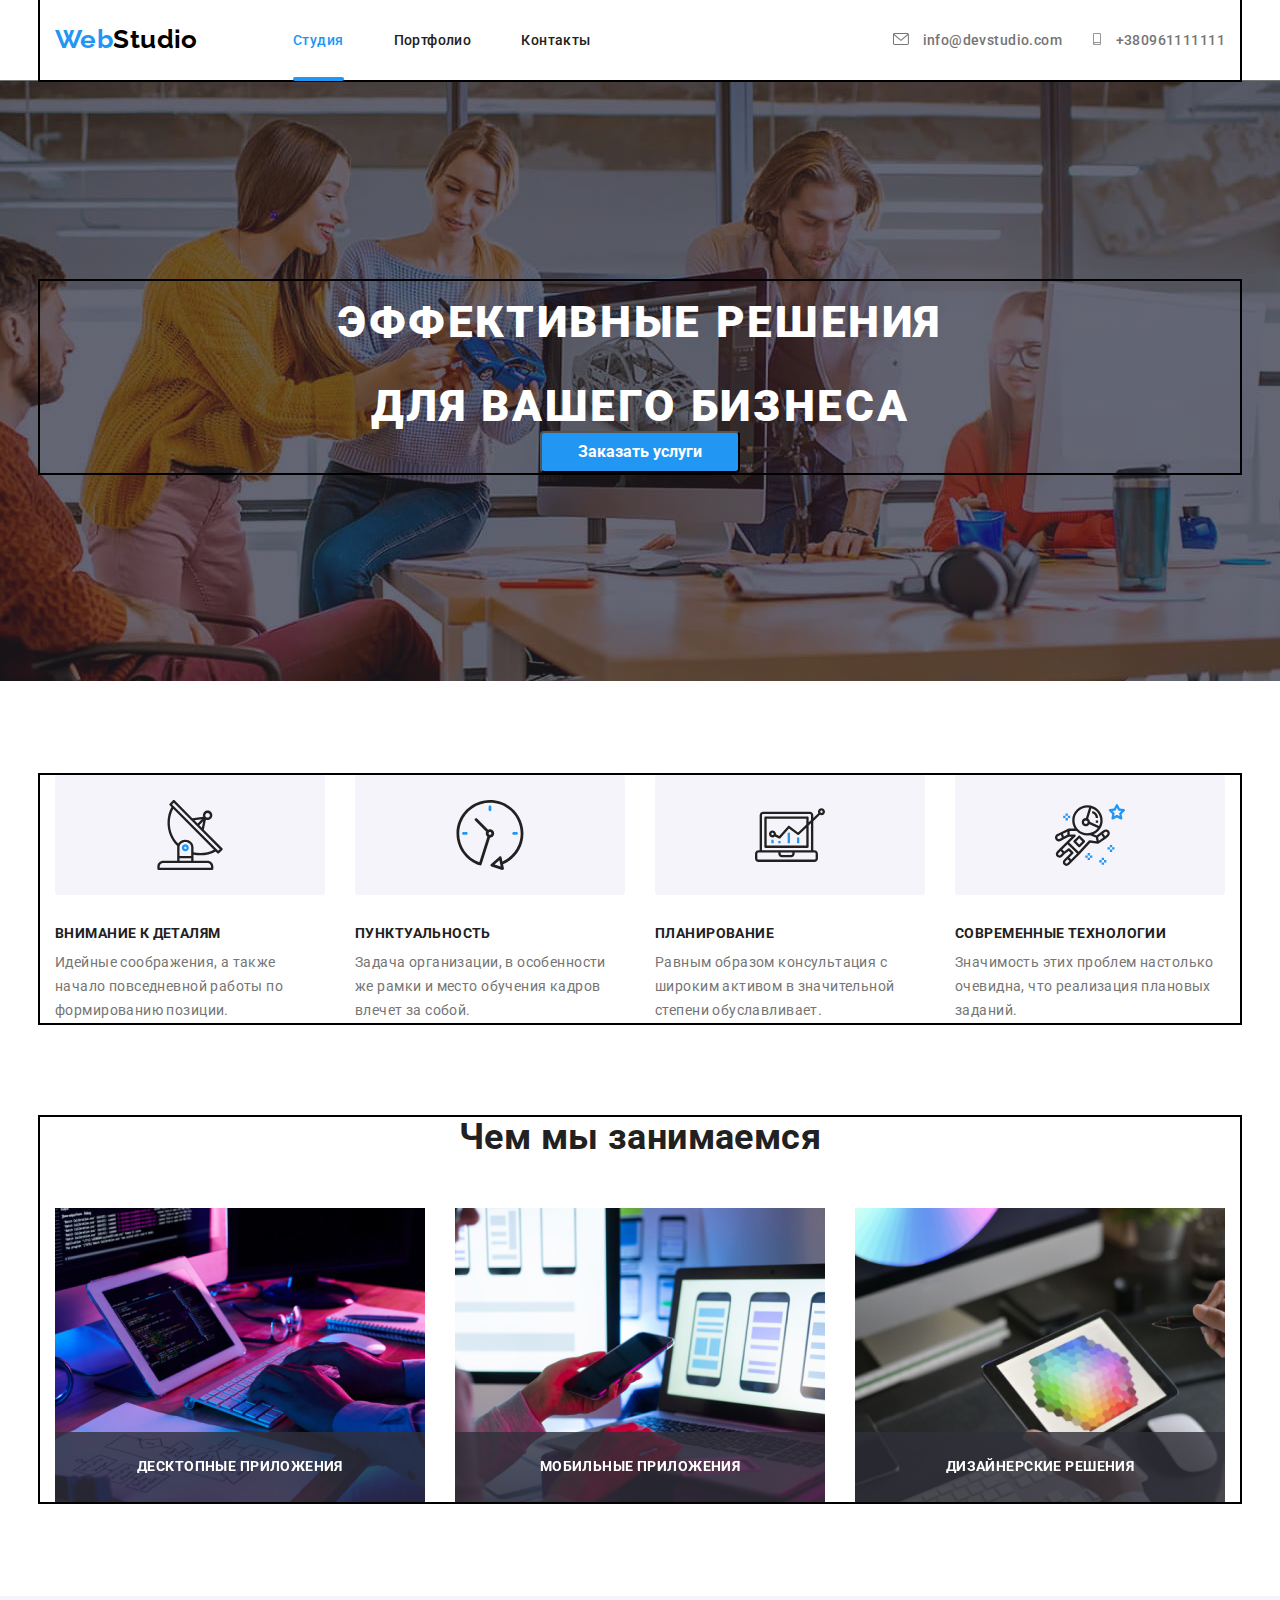
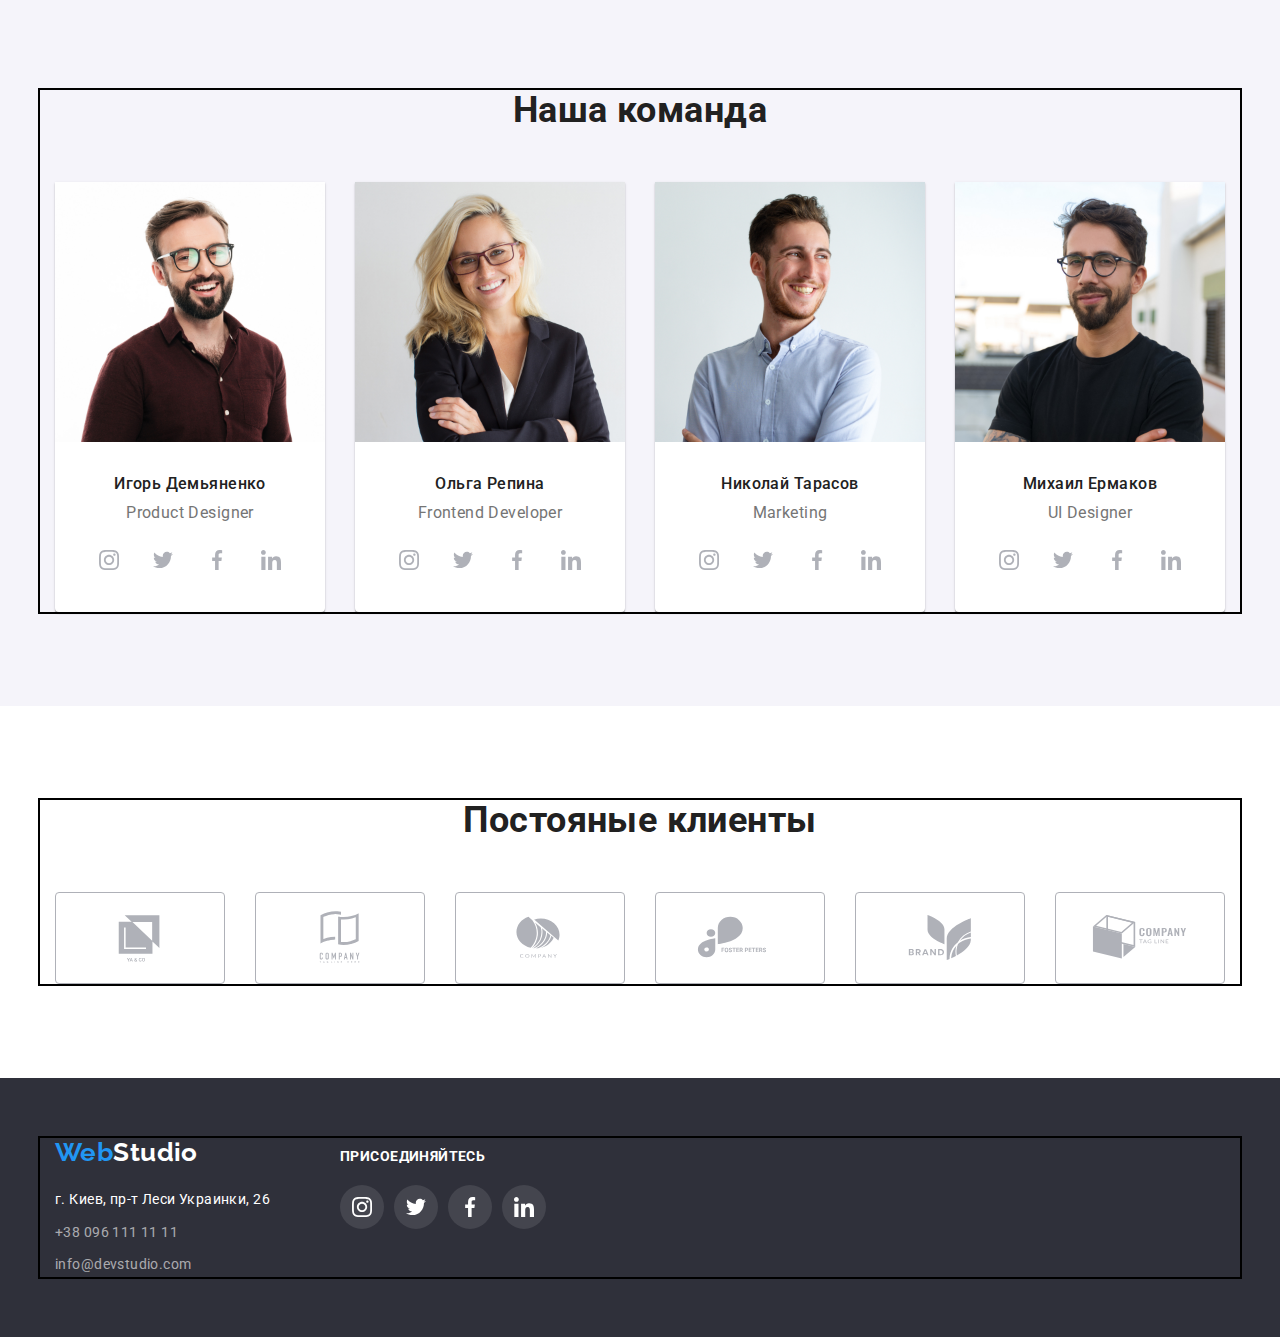
<file: index.html>
<!DOCTYPE html>
<html lang="ru">
  <head>
    <meta charset="UTF-8" />
    <meta http-equiv="X-UA-Compatible" content="IE=edge" />
    <meta name="viewport" content="width=device-width, initial-scale=1.0" />
    <title>Студия</title>
    <link
      href="https://fonts.googleapis.com/css2?family=Raleway:wght@700&family=Roboto:wght@400;500;700;900&display=swap"
      rel="stylesheet"
    />
    <link
      rel="stylesheet"
      href="https://cdnjs.cloudflare.com/ajax/libs/modern-normalize/1.1.0/modern-normalize.min.css"
    />
    <link href="./css/styles.css" rel="stylesheet" />
  </head>
  <body>
    <!-- Шапка сайта -->
    <header class="header">
      <div class="container main-nav">
        <a href="./" class="logo"> <span class="accent">Web</span>Studio </a>
        <nav class="container-nav">
          <ul class="site-nav list">
            <li class="item"><a href="./index.html" class="link current">Студия</a></li>
            <li class="item"><a href="./portfolio.html" class="link">Портфолио</a></li>
            <li class="item"><a href="" class="link">Контакты</a></li>
          </ul>
        </nav>
        <div class="auth-nav">
          <ul class="auth-nav list">
            <li class="item">
              <a href="info@devstudio.com" class="header-contact">
                <svg class="nav-envelope">
                  <use href="./images/symbol-defs.svg#envelope"></use>
                </svg>
                info@devstudio.com</a
              >
            </li>
            <li class="item">
              <a href="tel:+380961111111" class="header-contact">
                <svg class="nav-smartphone">
                  <use href="./images/symbol-defs.svg#smartphone"></use>
                </svg>
                +380961111111</a
              >
            </li>
          </ul>
        </div>
      </div>
    </header>
    <!-- Основа -->
    <main>
      <section class="section-hero"> 
      <div class="hero">
        <a href=""></a>
        <div class="container">
          <h1 class="hero-title">Эффективные решения для вашего бизнеса</h1>
          <button data-modal-open type="button" class="button-primary">Заказать услуги</button>
          <div class="backdrop is-hidden" data-modal>
            <div class="modal">
              <button data-modal-close class="modal-clouse">
                <svg slass="icon" width="30" height="30">
                  <use href="./images/symbol-defs.svg#clouse">
                  </use>
                </svg>
              </button> 
            </div>
          </div>
        </div>
      </div> 
      </section>
      <!-- секція 2 -->
      <section class="section peculiarities">
        <div class="container">
          <h2 class="visually-hidden">Особенности</h2>
          <ul class="feature">
            <li class="item">
              <div class="feature-icon">
                <svg class="icon" width="70" height="70">
                  <use href="./images/symbol-defs.svg#antenna"></use>
                </svg>
              </div>
              <h3 class="title">Внимание к деталям</h3>
              <p class="text">
                Идейные соображения, а также начало повседневной работы по формированию позиции.
              </p>
            </li>
            <li class="item">
              <div class="feature-icon">
                <svg class="icon" width="70" height="70">
                  <use href="./images/symbol-defs.svg#clock"></use>
                </svg>
              </div>
              <h3 class="title">Пунктуальность</h3>
              <p class="text">
                Задача организации, в особенности же рамки и место обучения кадров влечет за собой.
              </p>
            </li>
            <li class="item">
              <div class="feature-icon">
                <svg class="icon" width="70" height="70">
                  <use href="./images/symbol-defs.svg#diagram"></use>
                </svg>
              </div>
              <h3 class="title">Планирование</h3>
              <p class="text">
                Равным образом консультация с широким активом в значительной степени обуславливает.
              </p>
            </li>
            <li class="item">
              <div class="feature-icon">
                <svg class="icon" width="70" height="70">
                  <use href="./images/symbol-defs.svg#astronaut"></use>
                </svg>
              </div>
              <h3 class="title">Современные технологии</h3>
              <p class="text">
                Значимость этих проблем настолько очевидна, что реализация плановых заданий.
              </p>
            </li>
          </ul>
        </div>
      </section>
      <!-- Чем мы занимаемся -->
      <section class="section">
        <div class="container">
          <h2 class="section-title">Чем мы занимаемся</h2>
          <ul class="images">
            <li class="item-engaged">
              <img class="item-engaged__img" src="./images/box1.jpg" alt="кодування" width="370" />
              <div class="item-engaged__label">Десктопные приложения</div>
            </li>
            <li class="item-engaged"><img class="item-engaged__img" src="./images/img(1).jpg" alt="адаптация" width="370" />
            <div class="item-engaged__label">Мобильные приложения</div>
          </li>
            <li class="item-engaged"><img class="item-engaged__img"src="./images/img(2).jpg" alt="дизайн" width="370" />
            <div class="item-engaged__label">дизайнерские решения</div>
          </li>
          </ul>
        </div>
      </section>
      <!-- Наша команда -->
      <section class="section-team">
        <div class="container">
          <h2 class="section-title centered">Наша команда</h2>
          <ul class="team no-padding">
            <li class="item">
              <img src="./images/imgigor.jpg" alt="фото" width="270" />
              <div class="images-team">
                <h3 class="title">Игорь Демьяненко</h3>
                <p class="text">Product Designer</p>
                <ul class="web">
                  <li class="web-list">
                    <a class="weblink" href="">
                      <svg class="icon" width="20" height="20">
                        <use href="./images/symbol-defs.svg#instagram"></use>
                      </svg>
                    </a>
                  </li>
                  <li class="web-list">
                    <a class="weblink" href="">
                      <svg class="icon" width="20" height="20">
                        <use href="./images/symbol-defs.svg#twiter"></use>
                      </svg>
                    </a>
                  </li>
                  <li class="web-list">
                    <a class="weblink" href="">
                      <svg class="icon" width="20" height="20">
                        <use href="./images/symbol-defs.svg#facebook"></use>
                      </svg>
                    </a>
                  </li>
                  <li class="web-list">
                    <a class="weblink" href="">
                      <svg class="icon" width="20" height="20">
                        <use href="./images/symbol-defs.svg#in"></use>
                      </svg>
                    </a>
                  </li>
                </ul>
              </div>
            </li>
            <li class="item">
              <img src="./images/imgolga.jpg" alt="фото" width="270" />
              <div class="images-team">
                <h3 class="title">Ольга Репина</h3>
                <p class="text">Frontend Developer</p>
                <ul class="web">
                  <li class="web-list">
                    <a class="weblink" href="">
                      <svg class="icon" width="20" height="20">
                        <use href="./images/symbol-defs.svg#instagram"></use>
                      </svg>
                    </a>
                  </li>
                  <li class="web-list">
                    <a class="weblink" href="">
                      <svg class="icon" width="20" height="20">
                        <use href="./images/symbol-defs.svg#twiter"></use>
                      </svg>
                    </a>
                  </li>
                  <li class="web-list">
                    <a class="weblink" href="">
                      <svg class="icon" width="20" height="20">
                        <use href="./images/symbol-defs.svg#facebook"></use>
                      </svg>
                    </a>
                  </li>
                  <li class="web-list">
                    <a class="weblink" href="">
                      <svg class="icon" width="20" height="20">
                        <use href="./images/symbol-defs.svg#in"></use>
                      </svg>
                    </a>
                  </li>
                </ul>
              </div>
            </li>
            <li class="item">
              <img src="./images/imgnikolai.jpg" alt="фото" width="270" />
              <div class="images-team">
                <h3 class="title">Николай Тарасов</h3>
                <p class="text">Marketing</p>
                <ul class="web">
                  <li class="web-list">
                    <a class="weblink" href="">
                      <svg class="icon" width="20" height="20">
                        <use href="./images/symbol-defs.svg#instagram"></use>
                      </svg>
                    </a>
                  </li>
                  <li class="web-list">
                    <a class="weblink" href="">
                      <svg class="icon" width="20" height="20">
                        <use href="./images/symbol-defs.svg#twiter"></use>
                      </svg>
                    </a>
                  </li>
                  <li class="web-list">
                    <a class="weblink" href="">
                      <svg class="icon" width="20" height="20">
                        <use href="./images/symbol-defs.svg#facebook"></use>
                      </svg>
                    </a>
                  </li>
                  <li class="web-list">
                    <a class="weblink" href="">
                      <svg class="icon" width="20" height="20">
                        <use href="./images/symbol-defs.svg#in"></use>
                      </svg>
                    </a>
                  </li>
                </ul>
              </div>
            </li>
            <li class="item">
              <img src="./images/imgmisha.jpg" alt="фото" width="270" />
              <div class="images-team">
                <h3 class="title">Михаил Ермаков</h3>
                <p class="text">UI Designer</p>
                <ul class="web">
                  <li class="web-list">
                    <a class="weblink" href="">
                      <svg class="icon" width="20" height="20">
                        <use href="./images/symbol-defs.svg#instagram"></use>
                      </svg>
                    </a>
                  </li>
                  <li class="web-list">
                    <a class="weblink" href="">
                      <svg class="icon" width="20" height="20">
                        <use href="./images/symbol-defs.svg#twiter"></use>
                      </svg>
                    </a>
                  </li>
                  <li class="web-list">
                    <a class="weblink" href="">
                      <svg class="icon" width="20" height="20">
                        <use href="./images/symbol-defs.svg#facebook"></use>
                      </svg>
                    </a>
                  </li>
                  <li class="web-list">
                    <a class="weblink" href="">
                      <svg class="icon" width="20" height="20">
                        <use href="./images/symbol-defs.svg#in"></use>
                      </svg>
                    </a>
                  </li>
                </ul>
              </div>
            </li>
          </ul>
        </div>
      </section>
      <!--Постояные клиенты-->
      <section class="section">
        <div class="container">
          <h2 class="section-title">Постояные клиенты</h2>
          <ul class="cliends">
            <li class="cliends-list">
              <a class="cliends-link" href="">
              <svg class="icon" width="106" height="60">
                <use href="./images/symbol-defs.svg#Logo1"></use>
              </svg>
              </a>
            </li>
            <li class="cliends-list">
              <a class="cliends-link" href="">
              <svg class="icon" width="106" height="60">
                <use href="./images/symbol-defs.svg#Logo2"></use>
              </svg>
              </a>
            </li><li class="cliends-list">
              <a class="cliends-link" href="">
              <svg class="icon" width="106" height="60">
                <use href="./images/symbol-defs.svg#Logo3"></use>
              </svg>
              </a>
            </li><li class="cliends-list">
              <a class="cliends-link" href="">
              <svg class="icon" width="106" height="60">
                <use href="./images/symbol-defs.svg#Logo4"></use>
              </svg>
              </a>
            </li><li class="cliends-list">
              <a class="cliends-link" href="">
              <svg class="icon" width="106" height="60">
                <use href="./images/symbol-defs.svg#Logo5"></use>
              </svg>
              </a>
            </li><li class="cliends-list">
              <a class="cliends-link" href="">
              <svg class="icon" width="106" height="60">
                <use href="./images/symbol-defs.svg#Logo6"></use>
              </svg>
              </a>
            </li>
          </ul>
        </div>
      </section>
    </main>
    <footer class="footer">
      <div class="container footer-box">
        <div class="address-box">
          <a href="./" class="logo">
            <span class="accent">Web</span><span class="footer-logo">Studio</span>
          </a>
          <address class="footer-address">
            <ul class="list">
              <li class="item">
                <a
                  href="https://www.google.com.ua/maps/place/%D0%B1%D1%83%D0%BB%D1%8C%D0%B2%D0%B0%D1%80+%D0%9B%D0%B5%D1%81%D1%96+%D0%A3%D0%BA%D1%80%D0%B0%D1%97%D0%BD%D0%BA%D0%B8,+26,+%D0%9A%D0%B8%D1%97%D0%B2,+02000/@50.4265807,30.5361971,17z/data=!3m1!4b1!4m5!3m4!1s0x40d4cf0e033ecbe9:0x57a4dffefec77da0!8m2!3d50.4265807!4d30.5383858"
                  target="_blank"
                  rel="noopener noreferrer"
                  class="footer-link"
                  >г. Киев, пр-т Леси Украинки, 26</a
                >
              </li>
              <li class="item">
                <a href="tel:+380961111111" class="footer-contacts">+38 096 111 11 11</a>
              </li>
              <li class="item">
                <a href="mailto:info@devstudio.com" class="footer-contacts">info@devstudio.com</a>
              </li>
            </ul>
          </address>
        </div>
        <div class="footer-join">
          <h2 class="footer-text">Присоединяйтесь</h2>
          <ul class="footer-list-ul">
            <li>
              <a class="footer-icon" href="">
                <svg class="icon" width="20" height="20">
                  <use href="./images/symbol-defs.svg#instagram"></use>
                </svg>
              </a>
            </li>
            <li>
              <a class="footer-icon" href="">
                <svg class="icon" width="20" height="20">
                  <use href="./images/symbol-defs.svg#twiter"></use>
                </svg>
              </a>
            </li>
            <li>
              <a class="footer-icon" href="">
                <svg class="icon" width="20" height="20">
                  <use href="./images/symbol-defs.svg#facebook"></use>
                </svg>
              </a>
            </li>
            <li>
              <a class="footer-icon" href="">
                <svg class="icon" width="20" height="20">
                  <use href="./images/symbol-defs.svg#in"></use>
                </svg>
              </a>
            </li>
          </ul>
        </div>
      </div>
    </footer>
    <script src="./js/modal.js"></script>
  </body>
</html>
</file>
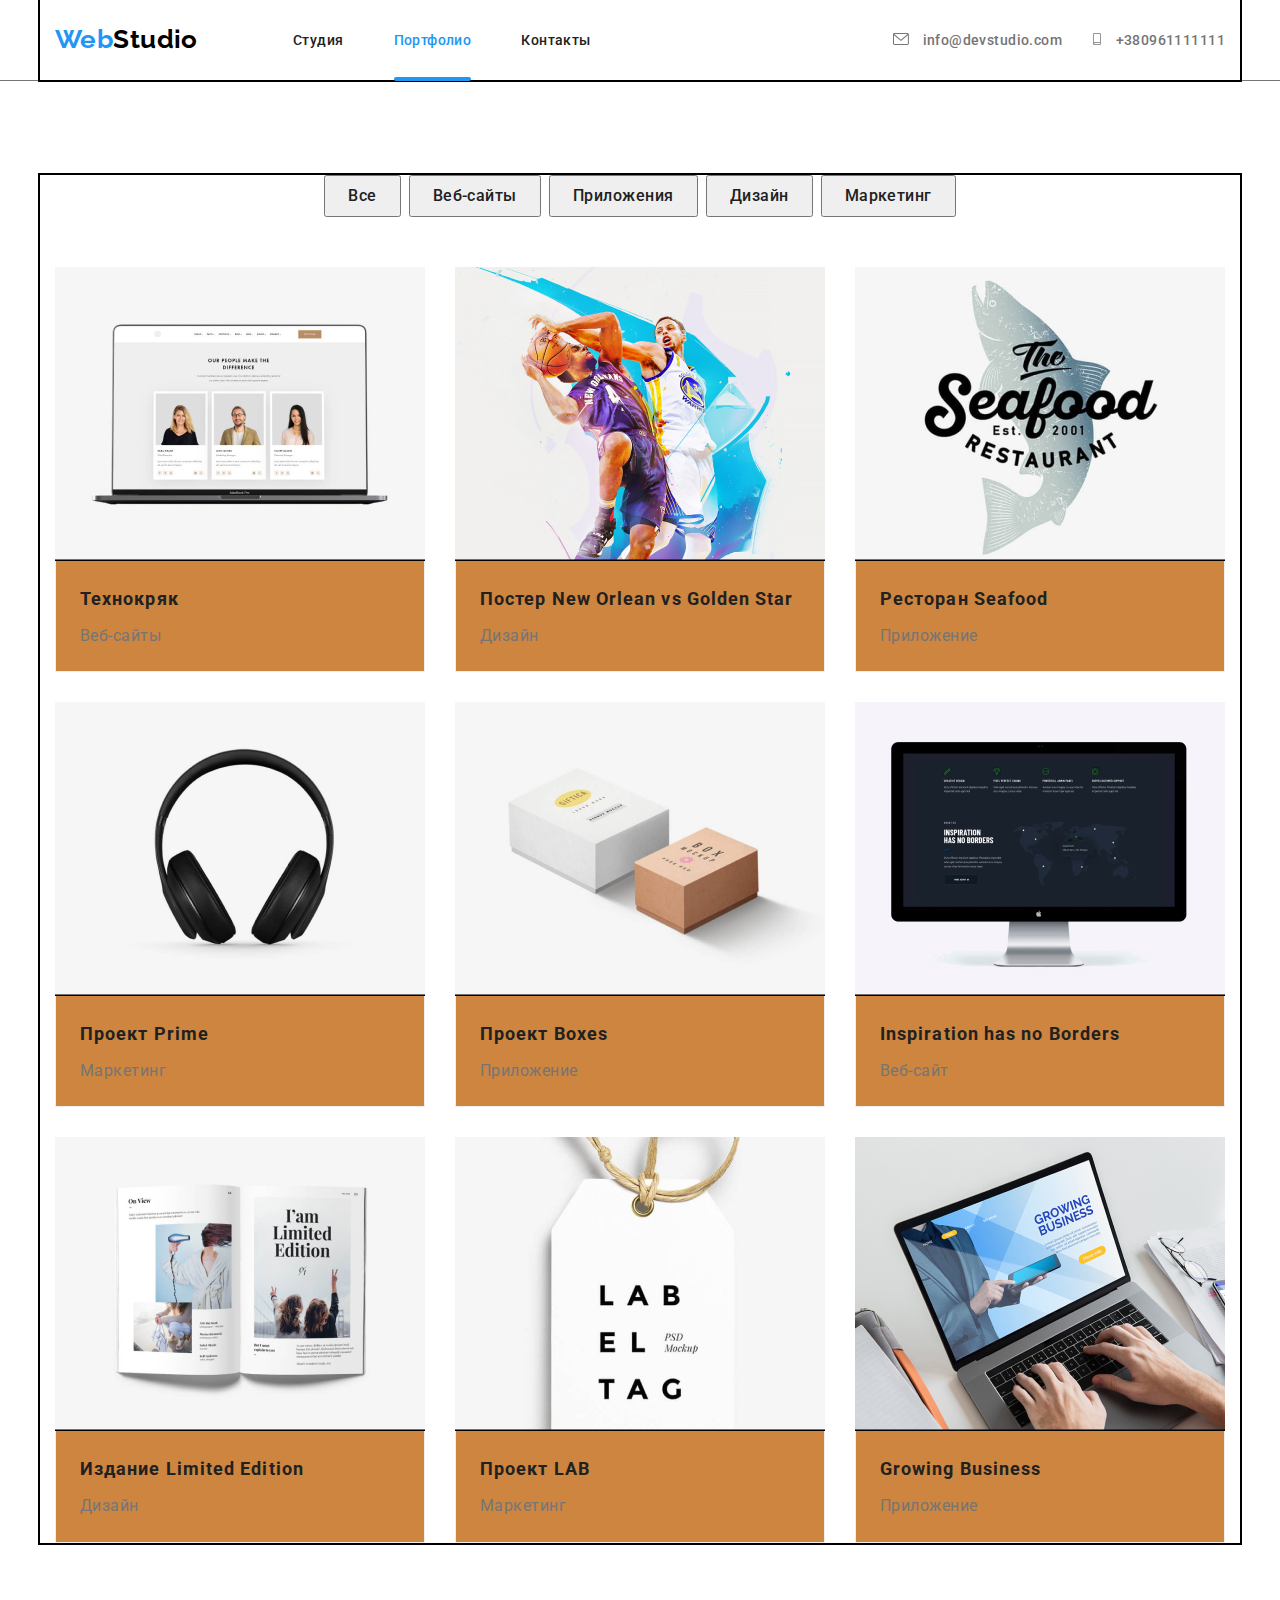
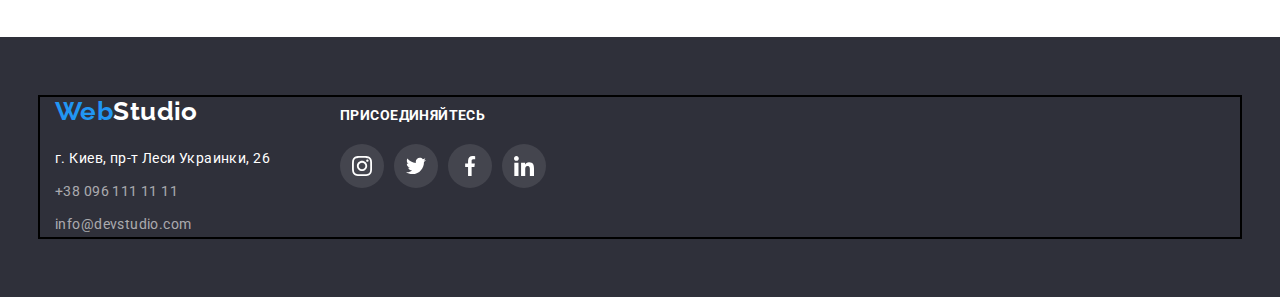
<file: portfolio.html>
<!DOCTYPE html>
<html lang="ru">
  <head>
    <meta charset="UTF-8" />
    <meta http-equiv="X-UA-Compatible" content="IE=edge" />
    <meta name="viewport" content="width=device-width, initial-scale=1.0" />
    <title>Портфолио</title>
    <link
      href="https://fonts.googleapis.com/css2?family=Raleway:wght@700&family=Roboto:wght@400;500;700;900&display=swap"
      rel="stylesheet"
    />
    <link
      rel="stylesheet"
      href="https://cdnjs.cloudflare.com/ajax/libs/modern-normalize/1.1.0/modern-normalize.min.css"
    />
    <link href="./css/styles.css" rel="stylesheet" />
  </head>
  <body>
    <!-- Шапка сайта -->
    <header class="header">
      <div class="container main-nav">
        <a href="./" class="logo"> <span class="accent">Web</span>Studio </a>
        <nav class="container-nav">
          <ul class="site-nav list">
            <li class="item"><a href="./index.html" class="link">Студия</a></li>
            <li class="item"><a href="./portfolio.html" class="link current">Портфолио</a></li>
            <li class="item"><a href="" class="link">Контакты</a></li>
          </ul>
        </nav>
        <div class="auth-nav">
          <ul class="auth-nav list">
            <li class="item">
              <a href="info@devstudio.com" class="header-contact">
                <svg class="nav-envelope">
                  <use href="./images/symbol-defs.svg#envelope"></use>
                </svg>
                info@devstudio.com</a
              >
            </li>
            <li class="item">
              <a href="tel:+380961111111" class="header-contact">
                <svg class="nav-smartphone">
                  <use href="./images/symbol-defs.svg#smartphone"></use>
                </svg>
                +380961111111</a
              >
            </li>
          </ul>
        </div>
      </div>
    </header>
    <!-- Основна -->
    <main>
      <section class="section">
        <div class="container">
          <h1 class="visually-hidden">Основные кнопки</h1>
          <ul class="filters list">
            <li class="item">
              <button type="button" class="filter">Все</button>
            </li>
            <li class="item">
              <button type="button" class="filter">Веб-сайты</button>
            </li>
            <li class="item">
              <button type="button" class="filter">Приложения</button>
            </li>
            <li class="item">
              <button type="button" class="filter">Дизайн</button>
            </li>
            <li class="item">
              <button type="button" class="filter">Маркетинг</button>
            </li>
          </ul>
          <h2 class="visually-hidden">Проекты</h2>
          <ul class="project">
            <li class="project-elements">
              <a class="project-card" href="">
                <div class="project-relative">
                  <img src="./images/proj1.jpg" alt="картинка" width="370" class="project-img" />
                  <p class="project-info"> Ресурс предлагает комплексные предложения с разным уровнем функционала и сервисов. Все это позволит посетителю получить исчерпывающие сведения о компании или частном лице.</p>
                </div>
              <div class="project-description">
                <h3 class="title">Технокряк</h3>
                <p class="text">Веб-сайты</p>
              </div>
              </a>
            </li>
            <li class="project-elements">
              <a class="project-card" href="">
                <div class="project-relative">
              <img src="./images/proj2.jpg" alt="баскетболл" width="370" class="project-img" />
              <p class="project-info"> Ресурс предлагает комплексные предложения с разным уровнем функционала и сервисов. Все это позволит посетителю получить исчерпывающие сведения о компании или частном лице.</p>
                </div>
              <div class="project-description">
                <h3 class="title">Постер New Orlean vs Golden Star</h3>
                <p class="text">Дизайн</p>
              </div>
              </a>
            </li>
            <li class="project-elements">
              <a class="project-card" href="">
                <div class="project-relative">
              <img src="./images/proj3.jpg" alt="Ресторан" width="370" class="project-img" />
              <p class="project-info"> Ресурс предлагает комплексные предложения с разным уровнем функционала и сервисов. Все это позволит посетителю получить исчерпывающие сведения о компании или частном лице.</p>
                </div>
              <div class="project-description">
                <h3 class="title">Ресторан Seafood</h3>
                <p class="text">Приложение</p>
              </div>
              </a>
            </li>
            <li class="project-elements">
              <a class="project-card" href="">
                <div class="project-relative">
              <img src="./images/proj4.jpg" alt="Наушники" width="370" class="project-img" />
              <p class="project-info"> Ресурс предлагает комплексные предложения с разным уровнем функционала и сервисов. Все это позволит посетителю получить исчерпывающие сведения о компании или частном лице.</p>
                </div>
              <div class="project-description">
                <h3 class="title">Проект Prime</h3>
                <p class="text">Маркетинг</p>
              </div>
              </a>
            </li>
            <li class="project-elements">
              <a class="project-card" href="">
                <div class="project-relative">
              <img src="./images/proj5.jpg" alt="Боксы" width="370" class="project-img" />
              <p class="project-info"> Ресурс предлагает комплексные предложения с разным уровнем функционала и сервисов. Все это позволит посетителю получить исчерпывающие сведения о компании или частном лице.</p>
                </div>
              <div class="project-description">
                <h3 class="title">Проект Boxes</h3>
                <p class="text">Приложение</p>
              </div>
              </a>
            </li>
            <li class="project-elements">
              <a class="project-card" href="">
                <div class="project-relative">
              <img src="./images/proj6.jpg" alt="Монитор" width="370" class="project-img" />
              <p class="project-info"> Ресурс предлагает комплексные предложения с разным уровнем функционала и сервисов. Все это позволит посетителю получить исчерпывающие сведения о компании или частном лице.</p>
                </div>
              <div class="project-description">
                <h3 class="title">Inspiration has no Borders</h3>
                <p class="text">Веб-сайт</p>
              </div>
              </a>
            </li>
            <li class="project-elements">
              <a class="project-card" href="">
                <div class="project-relative">
              <img src="./images/proj7.jpg" alt="Книга" width="370" class="project-img" />
              <p class="project-info"> Ресурс предлагает комплексные предложения с разным уровнем функционала и сервисов. Все это позволит посетителю получить исчерпывающие сведения о компании или частном лице.</p>
                </div>
              <div class="project-description">
                <h3 class="title">Издание Limited Edition</h3>
                <p class="text">Дизайн</p>
              </div>
              </a>
            </li>
            <li class="project-elements">
              <a class="project-card" href="">
                <div class="project-relative">
              <img src="./images/proj8.jpg" alt="Лейба" width="370" class="project-img" />
              <p class="project-info"> Ресурс предлагает комплексные предложения с разным уровнем функционала и сервисов. Все это позволит посетителю получить исчерпывающие сведения о компании или частном лице.</p>
                </div>
              <div class="project-description">
                <h3 class="title">Проект LAB</h3>
                <p class="text">Маркетинг</p>
              </div>
              </a>
            </li>
            <li class="project-elements">
              <a class="project-card" href="">
                <div class="project-relative">
              <img src="./images/proj9.jpg" alt="Ноутбук" width="370" class="project-img" />
              <p class="project-info"> Ресурс предлагает комплексные предложения с разным уровнем функционала и сервисов. Все это позволит посетителю получить исчерпывающие сведения о компании или частном лице.</p>
                </div>
              <div class="project-description">
                <h3 class="title">Growing Business</h3>
                <p class="text">Приложение</p>
              </div>
              </a>
            </li>
          </ul>
        </div>
      </section>
    </main>
    <footer class="footer">
      <div class="container footer-box">
        <div class="address-box">
          <a href="./" class="logo">
            <span class="accent">Web</span><span class="footer-logo">Studio</span>
          </a>
          <address class="footer-address">
            <ul class="list">
              <li class="item">
                <a
                  href="https://www.google.com.ua/maps/place/%D0%B1%D1%83%D0%BB%D1%8C%D0%B2%D0%B0%D1%80+%D0%9B%D0%B5%D1%81%D1%96+%D0%A3%D0%BA%D1%80%D0%B0%D1%97%D0%BD%D0%BA%D0%B8,+26,+%D0%9A%D0%B8%D1%97%D0%B2,+02000/@50.4265807,30.5361971,17z/data=!3m1!4b1!4m5!3m4!1s0x40d4cf0e033ecbe9:0x57a4dffefec77da0!8m2!3d50.4265807!4d30.5383858"
                  target="_blank"
                  rel="noopener noreferrer"
                  class="footer-link"
                  >г. Киев, пр-т Леси Украинки, 26</a
                >
              </li>
              <li class="item">
                <a href="tel:+380961111111" class="footer-contacts">+38 096 111 11 11</a>
              </li>
              <li class="item">
                <a href="mailto:info@devstudio.com" class="footer-contacts">info@devstudio.com</a>
              </li>
            </ul>
          </address>
        </div>
        <div class="footer-join">
          <h2 class="footer-text">Присоединяйтесь</h2>
          <ul class="footer-list-ul">
            <li>
              <a class="footer-icon" href="">
                <svg class="icon" width="20" height="20">
                  <use href="./images/symbol-defs.svg#instagram"></use>
                </svg>
              </a>
            </li>
            <li>
              <a class="footer-icon" href="">
                <svg class="icon" width="20" height="20">
                  <use href="./images/symbol-defs.svg#twiter"></use>
                </svg>
              </a>
            </li>
            <li>
              <a class="footer-icon" href="">
                <svg class="icon" width="20" height="20">
                  <use href="./images/symbol-defs.svg#facebook"></use>
                </svg>
              </a>
            </li>
            <li>
              <a class="footer-icon" href="">
                <svg class="icon" width="20" height="20">
                  <use href="./images/symbol-defs.svg#in"></use>
                </svg>
              </a>
            </li>
          </ul>
        </div>
      </div>
    </footer>
  </body>
</html>
</file>
<file: css/styles.css>
html {
    box-sizing: border-box;
}

*,
*::before,
*::after {
    box-sizing: inherit;
}


:root {
    --primary-text-color: #757575;
    --primary-bg-color: #FFFFFF;
    --white-color: #ffffff;
    --logo-color: #000000;
    --secont-text-color: #212121;
    --accent-color: #2196F3;
    --accent-bg-color: #2196F3;
    --secont-bg-color: #2F303A;
    --third-text-color: rgba(255, 255, 255, 0.6);
    --description-color: #EEEEEE;
    --hero-bg-color: rgba(47, 48, 58, 0.4);
    --feature-icon-color: #F5F4FA;
    --wabs-iconhover-color: #FFFFFF;
    --web-icon-color: #AFB1B8;
    --timing-function: cubic-bezier(0.4, 0, 0.2, 1);
    --item-engaged-image: rgba(47, 48, 58, 0.8);

}

body {
    color: var(--primary-text-color);
    background-color: var(--primary-bg-color);
    font-family: 'Roboto', sans-serif;
    letter-spacing: 0.03em;
    font-size: 14px;
}
/* сбросы */
/* крапки в лишках и высота */
ul {
    list-style: none;
}
/* p {
    margin: 0;
} */

.list {
    margin: 0;
    padding: 0;
    list-style: none;
}

/* WebStudio */

/* page-heder */
.container {
    margin-left: auto;
    margin-right: auto;
    outline: 2px solid black;
    width: 1200px;
    padding-right: 15px;
    padding-left: 15px;
}

.header {
    border-bottom: 1px solid;
}

.main-nav {
    display: flex;
    align-items: center;
}

.section {
    /* background-color: green; */
    padding-top: 94px;
    padding-bottom: 94px;
}
.section-team {
    padding-top: 94px;
    padding-bottom: 94px;
    background-color: var(--feature-icon-color);
}

.peculiarities {
    padding-bottom: 0px;
}
/* { background-color: red; */

.section.no-padding {
    background-color: teal;
    padding-top: 0;
    padding-bottom: 0;
}

.logo {
    width: 145px;
    color: var(--logo-color);
    font-weight: 700;
    font-size: 26px;
    text-decoration: none;
    font-family: 'Raleway';
}

.accent {
    color: var(--accent-color);
}

/* Site-nav */
.site-nav {
    display: flex;
    margin-left: 93px;
    align-items: center;
}

.site-nav .item+.item {
    margin-left: 50px;
}

.site-nav .link {
    display: block;
    padding-top: 32px;
    padding-bottom: 32px;

    color: var(--secont-text-color);

    font-weight: 500;
    text-decoration: none;

    transition: color 250ms var(--timing-function);
    
}


/* Tel шапка */
.auth-nav {
    display: flex;
    margin-left: auto;
}

.nav-smartphone {
    width: 10px;
    height: 12px;
    margin-right: 10px;
    fill: currentColor;
}

.nav-envelope {
    width: 16px;
    height: 12px;
    margin-right: 10px;
    fill: currentColor;
}

.auth-nav .item+.item {
    margin-left: 30px;
}

.header-contact {
    display: block;
    padding-top: 32px;
    padding-bottom: 32px;
    color: var(--primary-text-color);
    font-weight: 500;
    text-decoration: none;
    transition: opacity 250ms cubic-bezier(0.4, 0, 0.2, 1),
    color 250ms cubic-bezier(0.4, 0, 0.2, 1);
}

/* Наведения */

.header-contact:hover,
.header-contact:focus {
    color: var(--accent-color);
    opacity: 1;
}


.site-nav .link:hover,
.site-nav .link:focus {
    color: var(--accent-color);
    
}

.link.current {
    
    color: var(--accent-color);
    
}

.current {
    position: relative;
    color: var(--accent-color);
}

.current::after {
    content: '';

    position: absolute;
    left: 0;
    bottom: -1px;

    display: inline-block;
    width: 100%;
    height: 4px;

    border-radius: 2px;

    background-color: var(--accent-color);

   
}
/* 
.link:hover::after{
    opacity: 1;
} */




/* .link .current {
    position: relative;
    color: var(--accent-color);
} */

/*  .current::after {
    content: '';

    position: absolute;
    left: 0;
    bottom: -1px;

    display: inline-block;
    width: 100%;
    height: 4px;

    border-radius: 2px;

    background-color: var(--accent-color);
    
} */






/* h1 Hero */

/* .section-hero {
    margin: 0;
    padding: 0;
    text-align: center;
    align-items: center;
    justify-content: center;
    justify-content: center;
} */
.hero {
    margin-left: auto;
    margin-right: auto;
    max-width: 1600px;
    height: 600px;
    padding-top: 200px;
    padding-bottom: 200px;
    background-color: var(--secont-bg-color);
    text-align: center;

    background-image: linear-gradient(to right,
            rgba(47, 48, 58, 0.4),
            rgba(47, 48, 58, 0.4)),
        url("../images/heroImg.jpg");
    background-repeat: no-repeat;
    background-position: center;
    background-size: cover;
}

/* .container .hero-title {
    margin: auto;
} */
.hero-title {
    width: 696px;
    height: 120px;
    margin-left: auto;
    margin-right: auto;
    margin-top: 0;
    margin-bottom: 30px;
    line-height: 1.9;
    letter-spacing: 0.06em;
    color: var(--white-color);
    font-weight: 900;
    font-size: 44px;
    text-transform: uppercase;
}

/* button */
.button-primary {
    border-radius: 4px;
    padding: 10px 32px;
    min-width: 200px;
    ;
    color: var(--white-color);
    background-color: var(--accent-color);
    font-weight: 700;
    font-size: 16px;
    cursor: pointer;
    font-family: inherit;
    text-align: center;
}


/* Modalka */

.backdrop {
    position: fixed;
    top: 0;
    left: 0;
    width: 100%;
    height: 100%;
    background-color: rgba(0, 0, 0, 0.2);
    transition: opacity 250ms cubic-bezier(0.4, 0, 0.2, 1);
    
}
.backdrop.is-hidden{
    opacity: 0;
    pointer-events: none;
}
.modal {
    position: absolute;
    top: 50%;
    left: 50%;
    transform: translate(-50%, -50%);

    width: 528px;
    height: 581px;
    

    background-color: white;
}

.modal-clouse {
    display: flex;
    justify-content: center;
    align-items: center;
    position: fixed;
    top: 8px;
    right: 8px;
    width: 30px;
    height: 30px;
    border: 1px solid rgba(0, 0, 0, .1);
    border-radius: 50%;
    fill: #000000;
}

/* h2 жирный заголовой */
.section-title {
    margin-top: 0px;
    margin-bottom: 50px;
    color: var(--secont-text-color);
    font-weight: 700;
    font-size: 36px;
    text-align: center;
    /* background-color: tomato; */
}


/* .section-title.centered {
    text-align: center;
} */

/* сховати  */
.visually-hidden {
    position: absolute;
    width: 1px;
    height: 1px;
    margin: -1px;
    border: 0;
    padding: 0;
    white-space: nowrap;
    clip-path: inset(100%);
    clip: rect(0 0 0 0);
    overflow: hidden;
}

/* h3 Маленький жирный заголовок */
.feature {
    margin: 0;
    padding: 0;
    display: flex;
    flex-wrap: wrap;
}

.feature .item {
    width: 270px;
}

.feature .item+.item {
    margin-left: 30px;
}

.feature .feature-icon {
    display: flex;
    justify-content: center;
    align-items: center;
    height: 120px;
    margin-bottom: 30px;
    border-radius: 4px;
    background-color: var(--feature-icon-color)
}

.feature .title,
.team .title {
    margin-top: 0;
    margin-bottom: 10px;
    color: var(--secont-text-color);
    font-weight: 700;
    font-size: 14px;
    text-transform: uppercase;

}

/* images */
.padding {
    padding-top: 94px;
}

.images {
    margin: 0;
    padding: 0;
    display: flex;
}
.item-engaged {
    position: relative;
}
.item-engaged__img {
    display: block;
    
}
.item-engaged__label{
    position: absolute;
    bottom: 0;
    left: 0;
    width: 100%;
    height: 70px;

    display: flex;
    align-items: center;
    justify-content: center;

    font-weight: 700;
    font-size: 14px;
    line-height: 1.14;
    text-align: center;
    letter-spacing: 0.03em;
    text-transform: uppercase;

    color: var(--white-color);
    background-color: var(--item-engaged-image);
}

.images .item-engaged +.item-engaged {
    margin-left: 30px;
}

/* Our Team */
.images-team {
    padding-top: 30px;
    padding-bottom: 30px;
    text-align: center;
}

.images-team .title {
    color: var(--secont-text-color);
    font-weight: 500;
    font-size: 16px;
    text-transform: capitalize;
}





.team {
    margin: 0;
    padding: 0;
    display: flex;
}

.feature .text {
    margin-top: 0;
    margin-bottom: 0;
    font-weight: 400;
    font-size: 14px;
    line-height: 1.71;
}
.team .text {
    margin-top: 0;
    margin-bottom: 0;
    font-weight: 400;
    font-size: 14px;
    line-height: 1.19;
    font-size: 16px;
    margin-bottom: 16px;
}

.team .item+.item {
    margin-left: 30px;
}
.team .item {
    box-shadow: 0px 1px 3px rgba(0, 0, 0, 0.12), 0px 1px 1px rgba(0, 0, 0, 0.14), 0px 2px 1px rgba(0, 0, 0, 0.2);
    border-radius: 0px 0px 4px 4px;
    background: #FFFFFF;
           
}

/* Our team contact*/
.web {
    display: flex;
    justify-content: center;
    text-align: center;

    padding: 0;
}

.web-list:not(:last-child) {
    margin-right: 10px;
}

.weblink {
    display: flex;
    justify-content: center;
    align-items: center;
    width: 44px;
    height: 44px;
    border-radius: 50%;
    margin-left: auto;
    margin-right: auto;

    color: var(--web-icon-color);
    transition: color 250ms var(--timing-function), 
    background-color 250ms var(--timing-function); 
}

.icon {
    fill: currentColor;
}

.weblink:hover,
.weblink:focus {
    color: var(--wabs-iconhover-color);
    background-color: var(--accent-color);

}

/* Постояные клиенты */
.cliends {
    display: flex;
    justify-content: center;
    text-align: center;

    padding: 0;
    margin: 0;
}

.cliends-link {
    display: flex;
    justify-content: center;
    align-items: center;
    margin-left: auto;
    margin-right: auto;
    width: 170px;
    height: 92px;

    border: 1px solid var(--web-icon-color);
    border-radius: 4px;

    color: var(--web-icon-color);
    transition: color 250ms var(--timing-function),
    border 250ms var(--timing-function);
}

.cliends-list:not(:last-child) {
    margin-right: 30px;
}


.cliends-link:hover,
.cliends-link:focus {
    color: var(--accent-color);
    border: 1px solid var(--accent-color); 

}


/* .cliends-link:hover,
.cliends-link:focus {
    color: var(--accent-color);
    border: 1px solid var(--accent-color);
} */
 


/* footer */

.footer {
    padding-top: 60px;
    padding-bottom: 60px;
    background-color: var(--secont-bg-color);
}

.footer-logo {
    color: var(--white-color);
    text-decoration: none;
}

.footer-address .item+.item {
    margin-top: 9px;
}

.footer-address {
    margin-top: 20px;
    line-height: 1.71;
}

.footer-link {
    color: var(--white-color);
    text-decoration: none;
    font-style: normal;
    transition: color 250ms var(--timing-function),
    background-color 250ms var(--timing-function);
}

.footer-contacts {
    color: var(--third-text-color);
    text-decoration: none;
    font-style: normal;
    transition: color 250ms var(--timing-function);
}



.footer-contacts:hover,
.footer-contacts:focus,
.footer-link:hover,
.footer-link:focus {
    color: var(--accent-color);
}


.footerlink:hover,
.footerlink:focus {
    color: var(--wabs-iconhover-color);
    background-color: var(--accent-color);
}

.footer-box {
    display: flex;
    align-items: baseline;
}

.address-box {
    margin-right: 70px;
}

.footer-text {
    font-style: normal;
    font-weight: 700;
    line-height: 1.14;
    font-size: 14px;
    text-transform: uppercase;
    /* text-align: center; */
    margin-top: 0;
    margin-bottom: 20px;
    color: var(--white-color);
}

.footer-list {
    display: flex;
    justify-content: center;
    text-align: center;
    /* margin: 0; */

    padding: 0;
}

.footer-list-ul {
    display: flex;
    justify-content: space-between;
    align-items: baseline;
    padding: 0;
    gap: 10px;
}


.footer-list:not(:last-child) {
    margin-right: 10px;
}

.footer-icon {
    display: flex;
    justify-content: center;
    align-items: center;
    width: 44px;
    height: 44px;
    border-radius: 50%;
    margin-left: auto;
    margin-right: auto;

    color: var(--white-color);
    background: rgba(255, 255, 255, 0.1);
    transition: background-color 250ms var(--timing-function);
}
.footer-icon:hover,
.footer-icon:focus {
    
    background-color: var(--accent-color);
}


/* .footer-icon {
    background: rgba(255, 255, 255, 0.1);
    border-radius: 50%;
    color: var(--white-color);
} */

.footer-icon {
    fill: currentColor;
}



/* page 2 */
/* filters */
.filters {
    display: flex;
    justify-content: center;
    margin-bottom: 50px;
}

.filters .item+.item {
    margin-left: 8px;
}

.filters .filter {
    padding: 6px 22px;
    color: var(--secont-text-color);
    font-weight: 500;
    font-size: 16px;
    cursor: pointer;
    font-family: inherit;
    line-height: 1.6;
    letter-spacing: 0.03em;
    transition: color 250ms var(--timing-function),
    background-color 250ms var(--timing-function);
}

.filter:hover,
.filter:focus {
    color: var(--white-color);
    background-color: var(--accent-bg-color);
}

/* Project */
.project {
    margin: 0;
    padding: 0;
    display: flex;
    flex-wrap: wrap;
    /* background-color: firebrick; */
}

.project-elements {
    width: 370px;
    margin-right: 30px;
    margin-bottom: 30px;
    background-color: peru;

    transition: box-shadow 250ms var(--timing-function);
}

.project-elements:nth-child(3n) {
    margin-right: 0;
}

.project-elements:nth-last-child(-n + 3) {
    margin-bottom: 0;
}

.project-description .title {
    margin-top: 0;
    margin-bottom: 4px;
    color: var(--secont-text-color);
    font-weight: 700;
    font-size: 18px;
    line-height: 2;
    letter-spacing: 0.06em;
}

.project-description .text {
    margin: 0;
    font-size: 16px;
    line-height: 1.9;
    letter-spacing: 0.03em;
    color: var(--primary-text-color);
}

.project-img {
    display: block;
}

.project-description {
    padding: 20px 24px 20px 24px;

    border-left: 1px solid var(--description-color);
    border-right: 1px solid var(--description-color);
    border-bottom: 1px solid var(--description-color);

}
.project-elements:hover,
.project-elements:focus{
    box-shadow: 0px 1px 1px rgba(0, 0, 0, 0.12),
            0px 4px 4px rgba(0, 0, 0, 0.06),
            1px 4px 6px rgba(0, 0, 0, 0.16);
}



.button.primary {
    color: var(--white-color);
    background-color: var(--accent-color)
}

.project-card {
    display: inline-block;
    text-decoration: none;    
}

.project-card:hover .project-info,
.project-card:focus .project-info{
    box-shadow: 0px 1px 1px rgba(0, 0, 0, 0.12), 
    0px 4px 4px rgba(0, 0, 0, 0.06),
     1px 4px 6px rgba(0, 0, 0, 0.16);

     opacity: 1;
     transform: translateY(0); 
}

.project-relative{
position: relative;
overflow: hidden;

}

.project-info { 
    position: absolute;
    left: 0;
    top: 0;
    width: 100%;
    margin: 0;
    

    background-color: rgba(33, 150, 243, 0.9); 
    color: #FFFFFF; 
    
    padding: 63px 24px;
    font-weight: 400;
    font-size: 18px;
    line-height: 1.56;  
    letter-spacing: 0.03em;

    transform: translateY(100%);
    transition: transform 250ms var(--timing-function);
   
    opacity: 1; 

    outline: 2px solid var(--logo-color);
}
</file>
